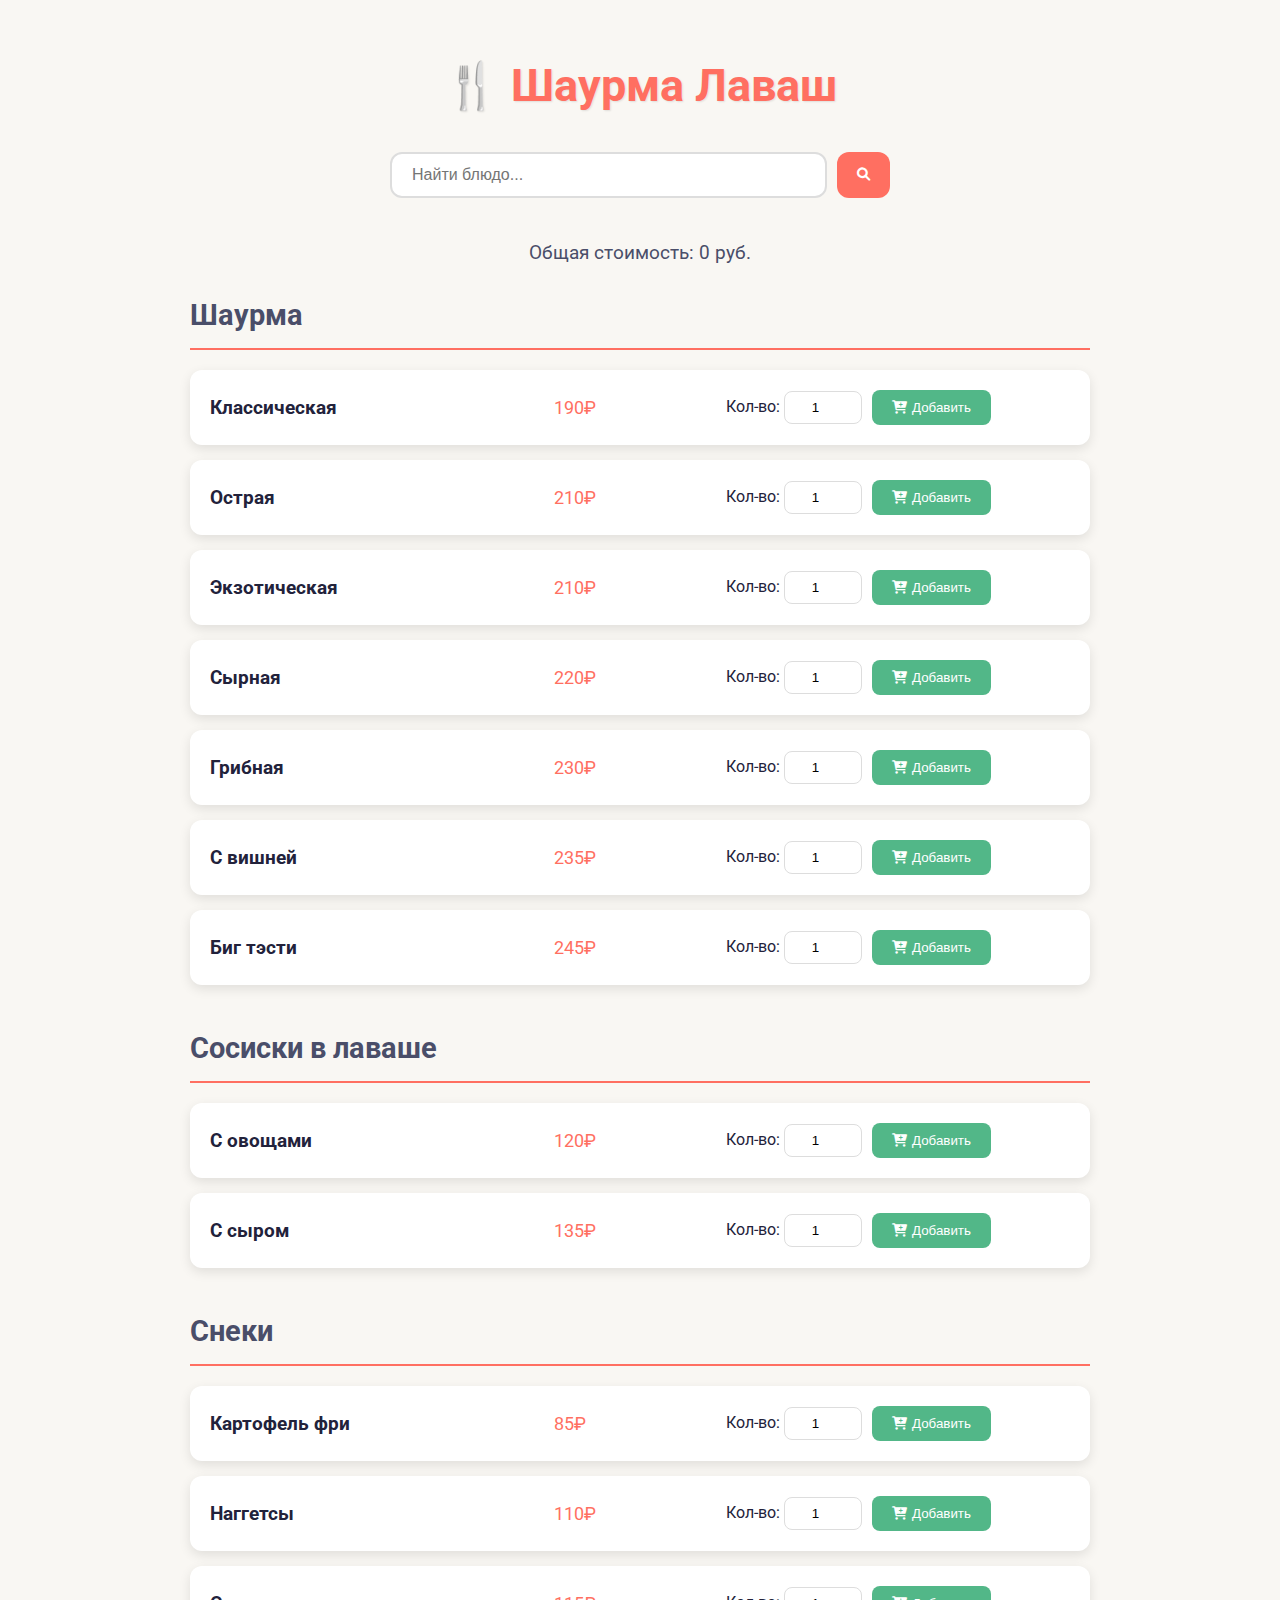
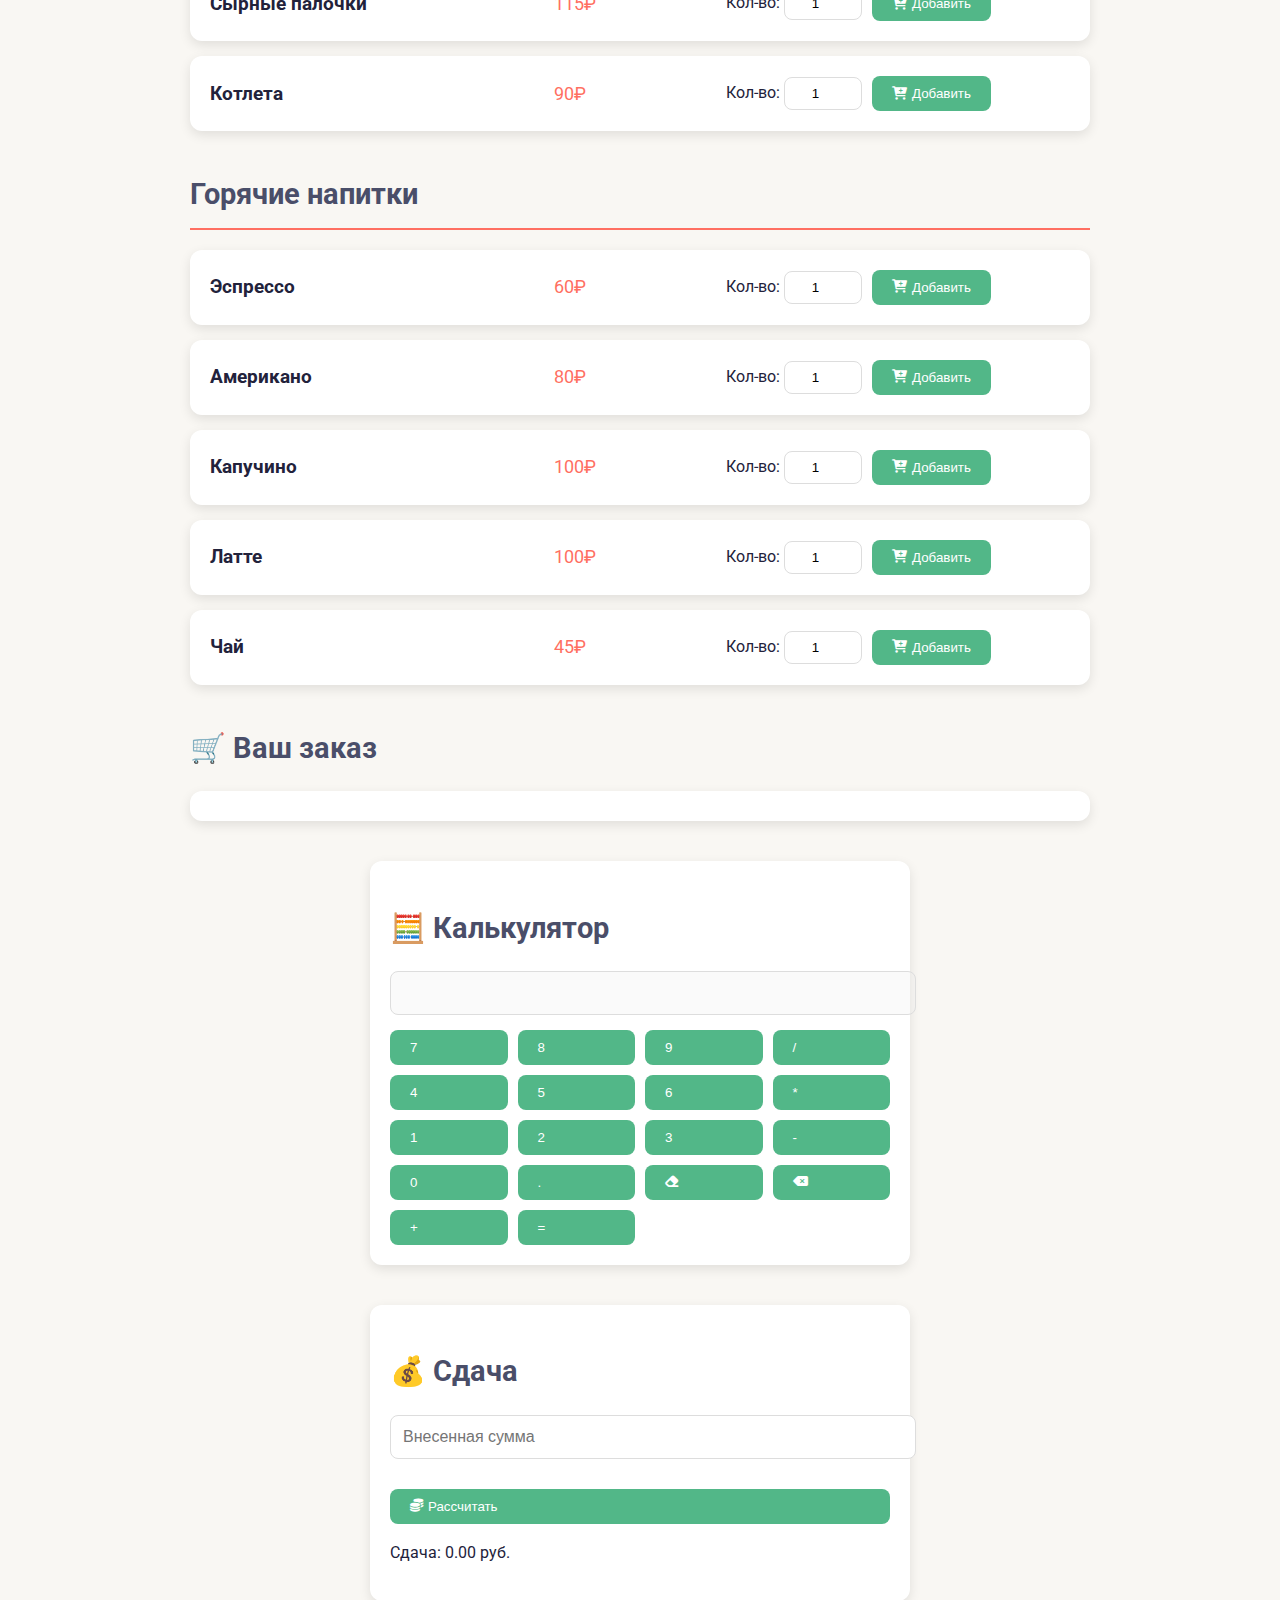
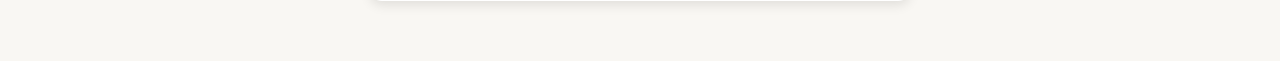
<file: index.html>
<!DOCTYPE html>
<html lang="ru">
<head>
  <meta charset="UTF-8">
  <meta name="viewport" content="width=device-width, initial-scale=1.0">
  <title>Шаурма Лаваш</title>
  <link rel="stylesheet" href="https://cdnjs.cloudflare.com/ajax/libs/font-awesome/6.0.0/css/all.min.css">
  <link href="https://fonts.googleapis.com/css2?family=Roboto:wght@400;700&display=swap" rel="stylesheet">
  <style>
    :root {
      --primary-color: #ff6f61; /* Теплый коралловый */
      --secondary-color: #4a4e69; /* Темно-синий */
      --background: #f9f7f3; /* Светлый кремовый */
      --text-dark: #22223b; /* Темно-серый */
      --success-color: #52b788; /* Зеленый для кнопок */
      --shadow: 0 4px 12px rgba(0, 0, 0, 0.1);
      --border-radius: 12px;
    }

    body {
      font-family: 'Roboto', sans-serif;
      background: var(--background);
      color: var(--text-dark);
      margin: 0;
      padding: 20px;
      line-height: 1.6;
    }

    header h1 {
      font-size: 2.8rem;
      text-align: center;
      color: var(--primary-color);
      margin-bottom: 30px;
      text-shadow: 1px 1px 2px rgba(0, 0, 0, 0.1);
    }

    #search-container {
      max-width: 500px;
      margin: 0 auto 40px;
      display: flex;
      gap: 10px;
    }

    #search-input {
      flex: 1;
      padding: 12px 20px;
      border: 2px solid #ddd;
      border-radius: var(--border-radius);
      font-size: 1rem;
      transition: border-color 0.3s;
    }

    #search-input:focus {
      border-color: var(--primary-color);
      outline: none;
    }

    #search-button {
      padding: 12px 20px;
      background: var(--primary-color);
      color: white;
      border: none;
      border-radius: var(--border-radius);
      cursor: pointer;
      transition: background 0.3s;
    }

    #search-button:hover {
      background: #e65a4d; /* Темнее на 10% */
    }

    #menu {
      max-width: 900px;
      margin: 0 auto;
    }

    .total-price {
      text-align: center;
      font-size: 1.2rem;
      margin-bottom: 20px;
      color: var(--secondary-color);
    }

    .category {
      margin-bottom: 40px;
    }

    .category h2 {
      font-size: 1.8rem;
      color: var(--secondary-color);
      border-bottom: 2px solid var(--primary-color);
      padding-bottom: 10px;
      margin-bottom: 20px;
    }

    .menu-item {
      display: grid;
      grid-template-columns: 2fr 1fr 2fr;
      align-items: center;
      background: white;
      padding: 20px;
      border-radius: var(--border-radius);
      box-shadow: var(--shadow);
      margin-bottom: 15px;
      transition: transform 0.3s, box-shadow 0.3s;
    }

    .menu-item:hover {
      transform: translateY(-5px);
      box-shadow: 0 8px 20px rgba(0, 0, 0, 0.15);
    }

    .menu-item h3 {
      font-size: 1.2rem;
      margin: 0;
      color: var(--text-dark);
    }

    .menu-item p {
      margin: 0;
      font-size: 1.1rem;
      color: var(--primary-color);
    }

    .controls {
      display: flex;
      gap: 10px;
      align-items: center;
    }

    .item-quantity {
      width: 60px;
      padding: 8px;
      border: 1px solid #ddd;
      border-radius: 8px;
      text-align: center;
    }

    button {
      background: var(--success-color);
      color: white;
      border: none;
      padding: 10px 20px;
      border-radius: 8px;
      cursor: pointer;
      display: flex;
      align-items: center;
      gap: 5px;
      transition: background 0.3s;
    }

    button:hover {
      background: #46a074; /* Темнее на 10% */
    }

    #order {
      max-width: 900px;
      margin: 40px auto;
    }

    #order h2 {
      font-size: 1.8rem;
      color: var(--secondary-color);
      margin-bottom: 20px;
    }

    .order-item {
      display: grid;
      grid-template-columns: 2fr 1fr;
      background: white;
      padding: 15px;
      border-radius: var(--border-radius);
      box-shadow: var(--shadow);
      margin-bottom: 10px;
    }

    .calculator-section, .change-section {
      max-width: 500px;
      margin: 40px auto;
      background: white;
      padding: 20px;
      border-radius: var(--border-radius);
      box-shadow: var(--shadow);
    }

    .calculator-section h2, .change-section h2 {
      font-size: 1.8rem;
      color: var(--secondary-color);
      margin-bottom: 20px;
    }

    #calculator-display, #amount-paid {
      width: 100%;
      padding: 12px;
      margin-bottom: 15px;
      border: 1px solid #ddd;
      border-radius: 8px;
      font-size: 1rem;
    }

    #calculator-buttons {
      display: grid;
      grid-template-columns: repeat(4, 1fr);
      gap: 10px;
    }

    #calculate-change {
      width: 100%;
      margin-top: 15px;
    }

    @media (max-width: 768px) {
      .menu-item, .order-item {
        grid-template-columns: 1fr;
        text-align: center;
      }

      .controls {
        justify-content: center;
        margin-top: 10px;
      }

      #search-container {
        flex-direction: column;
      }

      #search-button {
        width: 100%;
      }
    }
  </style>
</head>
<body>
  <header>
    <h1>🍴 Шаурма Лаваш</h1>
  </header>

  <main>
    <section id="search-container">
      <input type="text" id="search-input" placeholder="Найти блюдо...">
      <button id="search-button"><i class="fas fa-search"></i></button>
    </section>

    <section id="menu">
      <p class="total-price">Общая стоимость: <span id="total-price">0</span> руб.</p>

      <article class="category">
        <h2>Шаурма</h2>
        <div class="menu-item">
          <h3>Классическая</h3>
          <p>190₽</p>
          <div class="controls">
            <label>Кол-во: <input type="number" class="item-quantity" value="1" min="1"></label>
            <button><i class="fas fa-cart-plus"></i> Добавить</button>
          </div>
        </div>
        <div class="menu-item">
          <h3>Острая</h3>
          <p>210₽</p>
          <div class="controls">
            <label>Кол-во: <input type="number" class="item-quantity" value="1" min="1"></label>
            <button><i class="fas fa-cart-plus"></i> Добавить</button>
          </div>
        </div>
        <div class="menu-item">
          <h3>Экзотическая</h3>
          <p>210₽</p>
          <div class="controls">
            <label>Кол-во: <input type="number" class="item-quantity" value="1" min="1"></label>
            <button><i class="fas fa-cart-plus"></i> Добавить</button>
          </div>
        </div>
        <div class="menu-item">
          <h3>Сырная</h3>
          <p>220₽</p>
          <div class="controls">
            <label>Кол-во: <input type="number" class="item-quantity" value="1" min="1"></label>
            <button><i class="fas fa-cart-plus"></i> Добавить</button>
          </div>
        </div>
        <div class="menu-item">
          <h3>Грибная</h3>
          <p>230₽</p>
          <div class="controls">
            <label>Кол-во: <input type="number" class="item-quantity" value="1" min="1"></label>
            <button><i class="fas fa-cart-plus"></i> Добавить</button>
          </div>
        </div>
        <div class="menu-item">
          <h3>С вишней</h3>
          <p>235₽</p>
          <div class="controls">
            <label>Кол-во: <input type="number" class="item-quantity" value="1" min="1"></label>
            <button><i class="fas fa-cart-plus"></i> Добавить</button>
          </div>
        </div>
        <div class="menu-item">
          <h3>Биг тэсти</h3>
          <p>245₽</p>
          <div class="controls">
            <label>Кол-во: <input type="number" class="item-quantity" value="1" min="1"></label>
            <button><i class="fas fa-cart-plus"></i> Добавить</button>
          </div>
        </div>
      </article>

      <article class="category">
        <h2>Сосиски в лаваше</h2>
        <div class="menu-item">
          <h3>С овощами</h3>
          <p>120₽</p>
          <div class="controls">
            <label>Кол-во: <input type="number" class="item-quantity" value="1" min="1"></label>
            <button><i class="fas fa-cart-plus"></i> Добавить</button>
          </div>
        </div>
        <div class="menu-item">
          <h3>С сыром</h3>
          <p>135₽</p>
          <div class="controls">
            <label>Кол-во: <input type="number" class="item-quantity" value="1" min="1"></label>
            <button><i class="fas fa-cart-plus"></i> Добавить</button>
          </div>
        </div>
      </article>

      <article class="category">
        <h2>Снеки</h2>
        <div class="menu-item">
          <h3>Картофель фри</h3>
          <p>85₽</p>
          <div class="controls">
            <label>Кол-во: <input type="number" class="item-quantity" value="1" min="1"></label>
            <button><i class="fas fa-cart-plus"></i> Добавить</button>
          </div>
        </div>
        <div class="menu-item">
          <h3>Наггетсы</h3>
          <p>110₽</p>
          <div class="controls">
            <label>Кол-во: <input type="number" class="item-quantity" value="1" min="1"></label>
            <button><i class="fas fa-cart-plus"></i> Добавить</button>
          </div>
        </div>
        <div class="menu-item">
          <h3>Сырные палочки</h3>
          <p>115₽</p>
          <div class="controls">
            <label>Кол-во: <input type="number" class="item-quantity" value="1" min="1"></label>
            <button><i class="fas fa-cart-plus"></i> Добавить</button>
          </div>
        </div>
        <div class="menu-item">
          <h3>Котлета</h3>
          <p>90₽</p>
          <div class="controls">
            <label>Кол-во: <input type="number" class="item-quantity" value="1" min="1"></label>
            <button><i class="fas fa-cart-plus"></i> Добавить</button>
          </div>
        </div>
      </article>

      <article class="category">
        <h2>Горячие напитки</h2>
        <div class="menu-item">
          <h3>Эспрессо</h3>
          <p>60₽</p>
          <div class="controls">
            <label>Кол-во: <input type="number" class="item-quantity" value="1" min="1"></label>
            <button><i class="fas fa-cart-plus"></i> Добавить</button>
          </div>
        </div>
        <div class="menu-item">
          <h3>Американо</h3>
          <p>80₽</p>
          <div class="controls">
            <label>Кол-во: <input type="number" class="item-quantity" value="1" min="1"></label>
            <button><i class="fas fa-cart-plus"></i> Добавить</button>
          </div>
        </div>
        <div class="menu-item">
          <h3>Капучино</h3>
          <p>100₽</p>
          <div class="controls">
            <label>Кол-во: <input type="number" class="item-quantity" value="1" min="1"></label>
            <button><i class="fas fa-cart-plus"></i> Добавить</button>
          </div>
        </div>
        <div class="menu-item">
          <h3>Латте</h3>
          <p>100₽</p>
          <div class="controls">
            <label>Кол-во: <input type="number" class="item-quantity" value="1" min="1"></label>
            <button><i class="fas fa-cart-plus"></i> Добавить</button>
          </div>
        </div>
        <div class="menu-item">
          <h3>Чай</h3>
          <p>45₽</p>
          <div class="controls">
            <label>Кол-во: <input type="number" class="item-quantity" value="1" min="1"></label>
            <button><i class="fas fa-cart-plus"></i> Добавить</button>
          </div>
        </div>
      </article>
    </section>

    <section id="order">
      <h2>🛒 Ваш заказ</h2>
      <div id="order-list">
        <div class="order-item">
         
          </div>
        </div>
      </div>
    </section>

    <section class="calculator-section">
      <h2>🧮 Калькулятор</h2>
      <div id="calculator">
        <input type="text" id="calculator-display" disabled>
        <div id="calculator-buttons">
          <button data-value="7">7</button>
          <button data-value="8">8</button>
          <button data-value="9">9</button>
          <button data-value="/">/</button>
          <button data-value="4">4</button>
          <button data-value="5">5</button>
          <button data-value="6">6</button>
          <button data-value="*">*</button>
          <button data-value="1">1</button>
          <button data-value="2">2</button>
          <button data-value="3">3</button>
          <button data-value="-">-</button>
          <button data-value="0">0</button>
          <button data-value=".">.</button>
          <button data-value="C"><i class="fas fa-eraser"></i></button>
          <button data-value="←"><i class="fas fa-backspace"></i></button>
          <button data-value="+">+</button>
          <button data-value="=" class="equals">=</button>
        </div>
      </div>
    </section>

    <section class="change-section">
      <h2>💰 Сдача</h2>
      <div id="change-calculator">
        <input type="number" id="amount-paid" placeholder="Внесенная сумма">
        <button id="calculate-change"><i class="fas fa-coins"></i> Рассчитать</button>
        <p>Сдача: <span id="change-amount">0.00</span> руб.</p>
      </div>
    </section>
  </main>

  <script>
    document.addEventListener('DOMContentLoaded', () => {
      const searchInput = document.getElementById('search-input');
      const searchButton = document.getElementById('search-button');
      const menuItems = document.querySelectorAll('.menu-item');
      const orderList = document.getElementById('order-list');
      const totalPriceElement = document.getElementById('total-price');
      const calculatorDisplay = document.getElementById('calculator-display');
      const calculatorButtons = document.getElementById('calculator-buttons');
      const amountPaidInput = document.getElementById('amount-paid');
      const calculateChangeButton = document.getElementById('calculate-change');
      const changeAmountElement = document.getElementById('change-amount');

      let totalPrice = 0;
      let calculatorValue = '';

      function filterMenu() {
        const query = searchInput.value.toLowerCase();
        menuItems.forEach(item => {
          const name = item.querySelector('h3').textContent.toLowerCase();
          item.style.display = name.includes(query) ? 'grid' : 'none';
        });
      }

      searchInput.addEventListener('input', filterMenu);
      searchButton.addEventListener('click', filterMenu);

      menuItems.forEach(item => {
        const addButton = item.querySelector('button');
        addButton.addEventListener('click', () => {
          const name = item.querySelector('h3').textContent;
          const price = parseFloat(item.querySelector('p').textContent.replace('₽', ''));
          const quantity = parseInt(item.querySelector('.item-quantity').value);

          const orderItem = document.createElement('div');
          orderItem.classList.add('order-item');
          orderItem.innerHTML = `
            <span>${name} x${quantity} — ${price * quantity}₽</span>
            <div class="controls">
              <input type="number" value="${quantity}" min="1">
              <button><i class="fas fa-trash"></i></button>
            </div>
          `;

          orderItem.querySelector('button').addEventListener('click', () => {
            const itemPrice = price * parseInt(orderItem.querySelector('input').value);
            totalPrice -= itemPrice;
            updateTotalPrice();
            orderItem.remove();
          });

          orderItem.querySelector('input').addEventListener('change', (e) => {
            const newQuantity = parseInt(e.target.value);
            const oldQuantity = parseInt(orderItem.querySelector('span').textContent.split('x')[1]);
            const priceDifference = price * (newQuantity - oldQuantity);
            totalPrice += priceDifference;
            orderItem.querySelector('span').textContent = `${name} x${newQuantity} — ${price * newQuantity}₽`;
            updateTotalPrice();
          });

          orderList.appendChild(orderItem);
          totalPrice += price * quantity;
          updateTotalPrice();
        });
      });

      function updateTotalPrice() {
        totalPriceElement.textContent = totalPrice.toFixed(2);
      }

      calculatorButtons.addEventListener('click', (e) => {
        const button = e.target.closest('button');
        if (!button) return;

        const value = button.dataset.value;

        if (value === 'C') {
          calculatorValue = '';
        } else if (value === '←') {
          calculatorValue = calculatorValue.slice(0, -1);
        } else if (value === '=') {
          try {
            calculatorValue = eval(calculatorValue).toString();
          } catch {
            calculatorValue = 'Ошибка';
          }
        } else {
          calculatorValue += value;
        }

        calculatorDisplay.value = calculatorValue;
      });

      calculateChangeButton.addEventListener('click', () => {
        const amountPaid = parseFloat(amountPaidInput.value) || 0;
        const change = amountPaid - totalPrice;
        changeAmountElement.textContent = change >= 0 ? change.toFixed(2) : 'Недостаточно средств';
      });
    });
  </script>
</body>
                                   </html>
</file>
